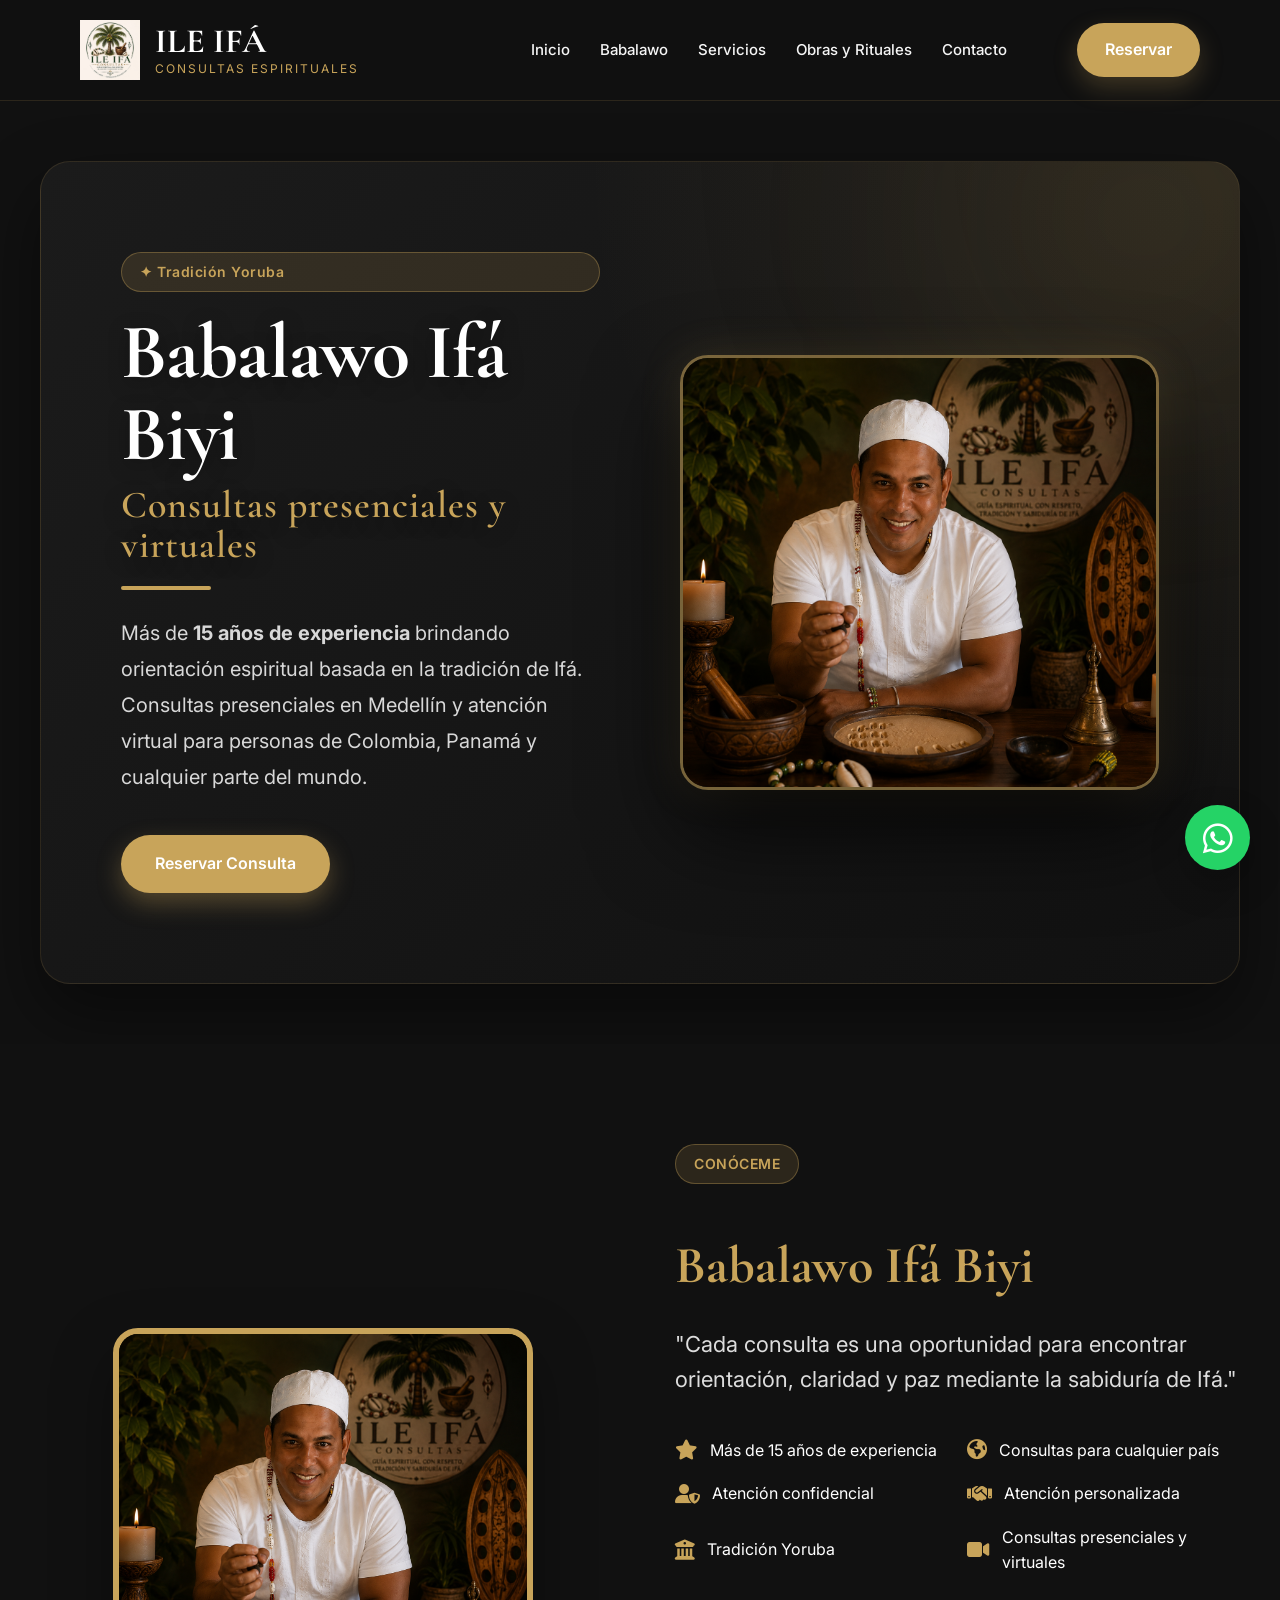
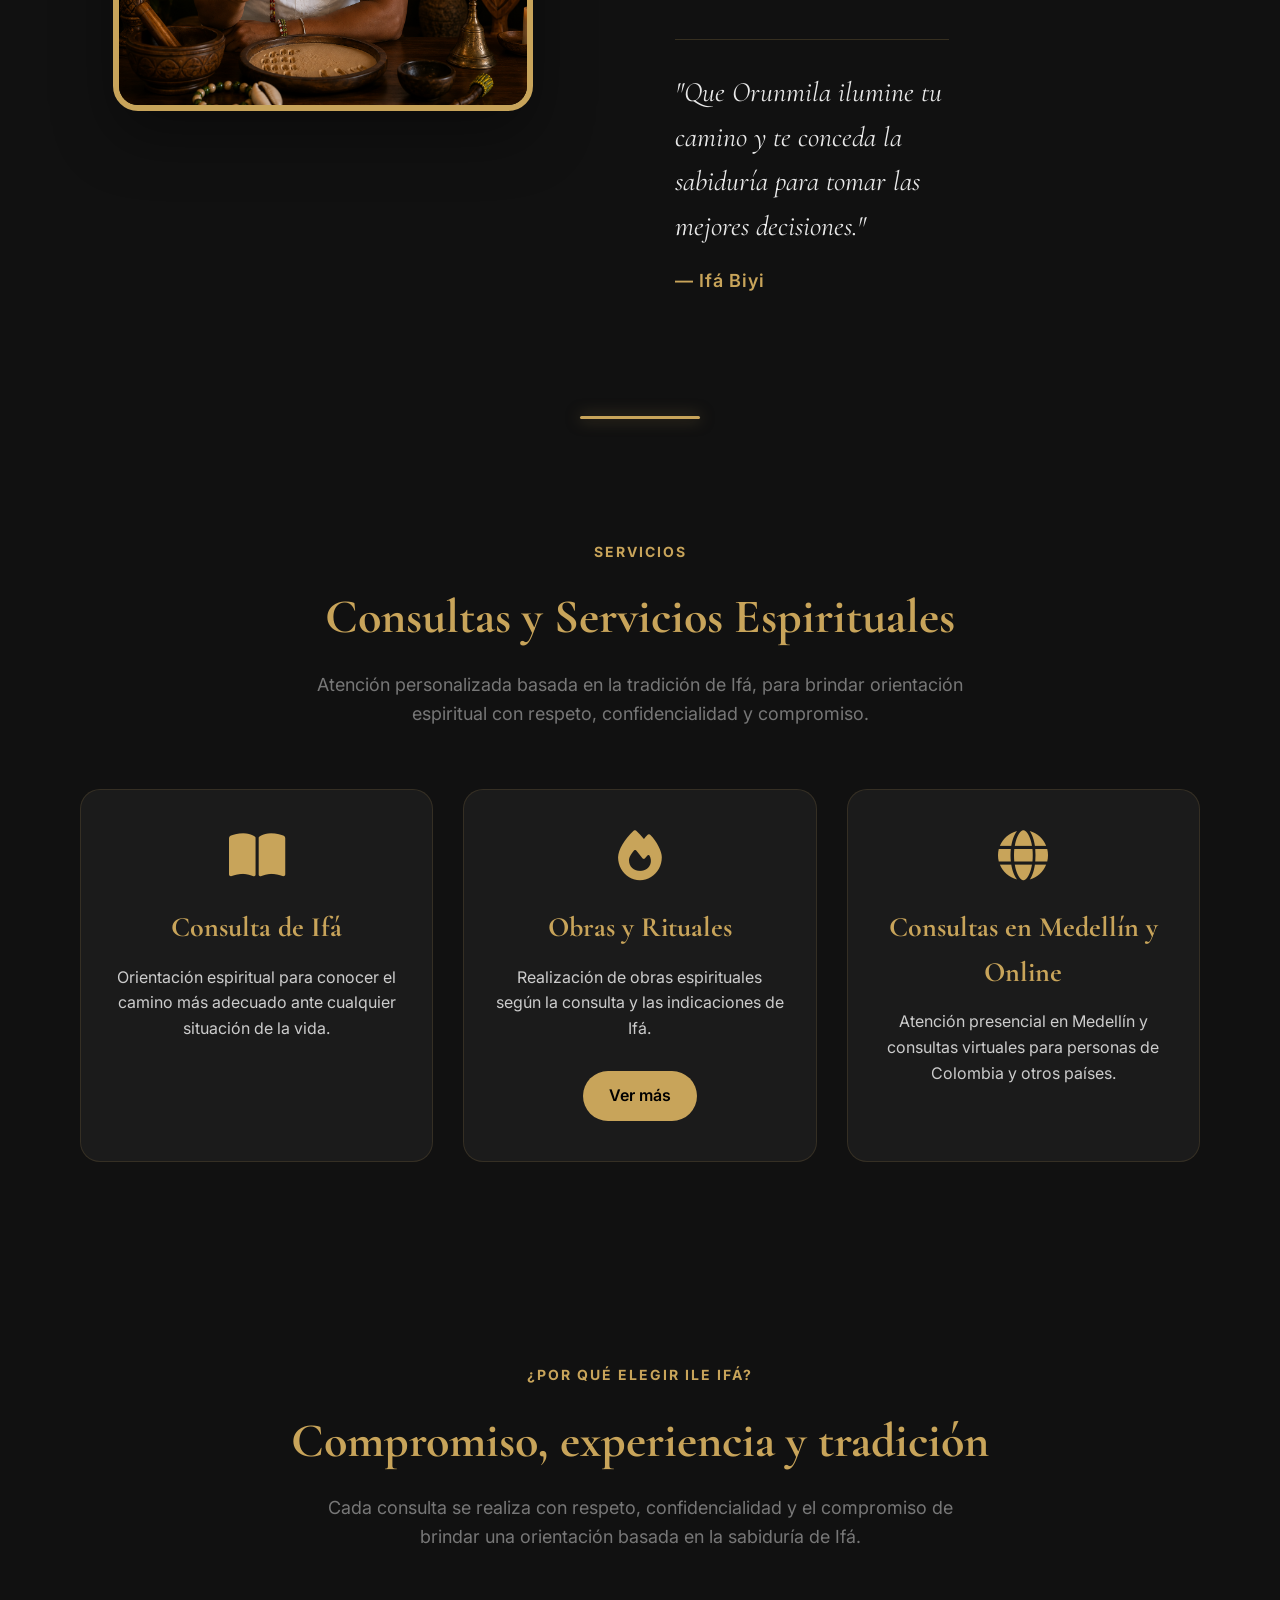
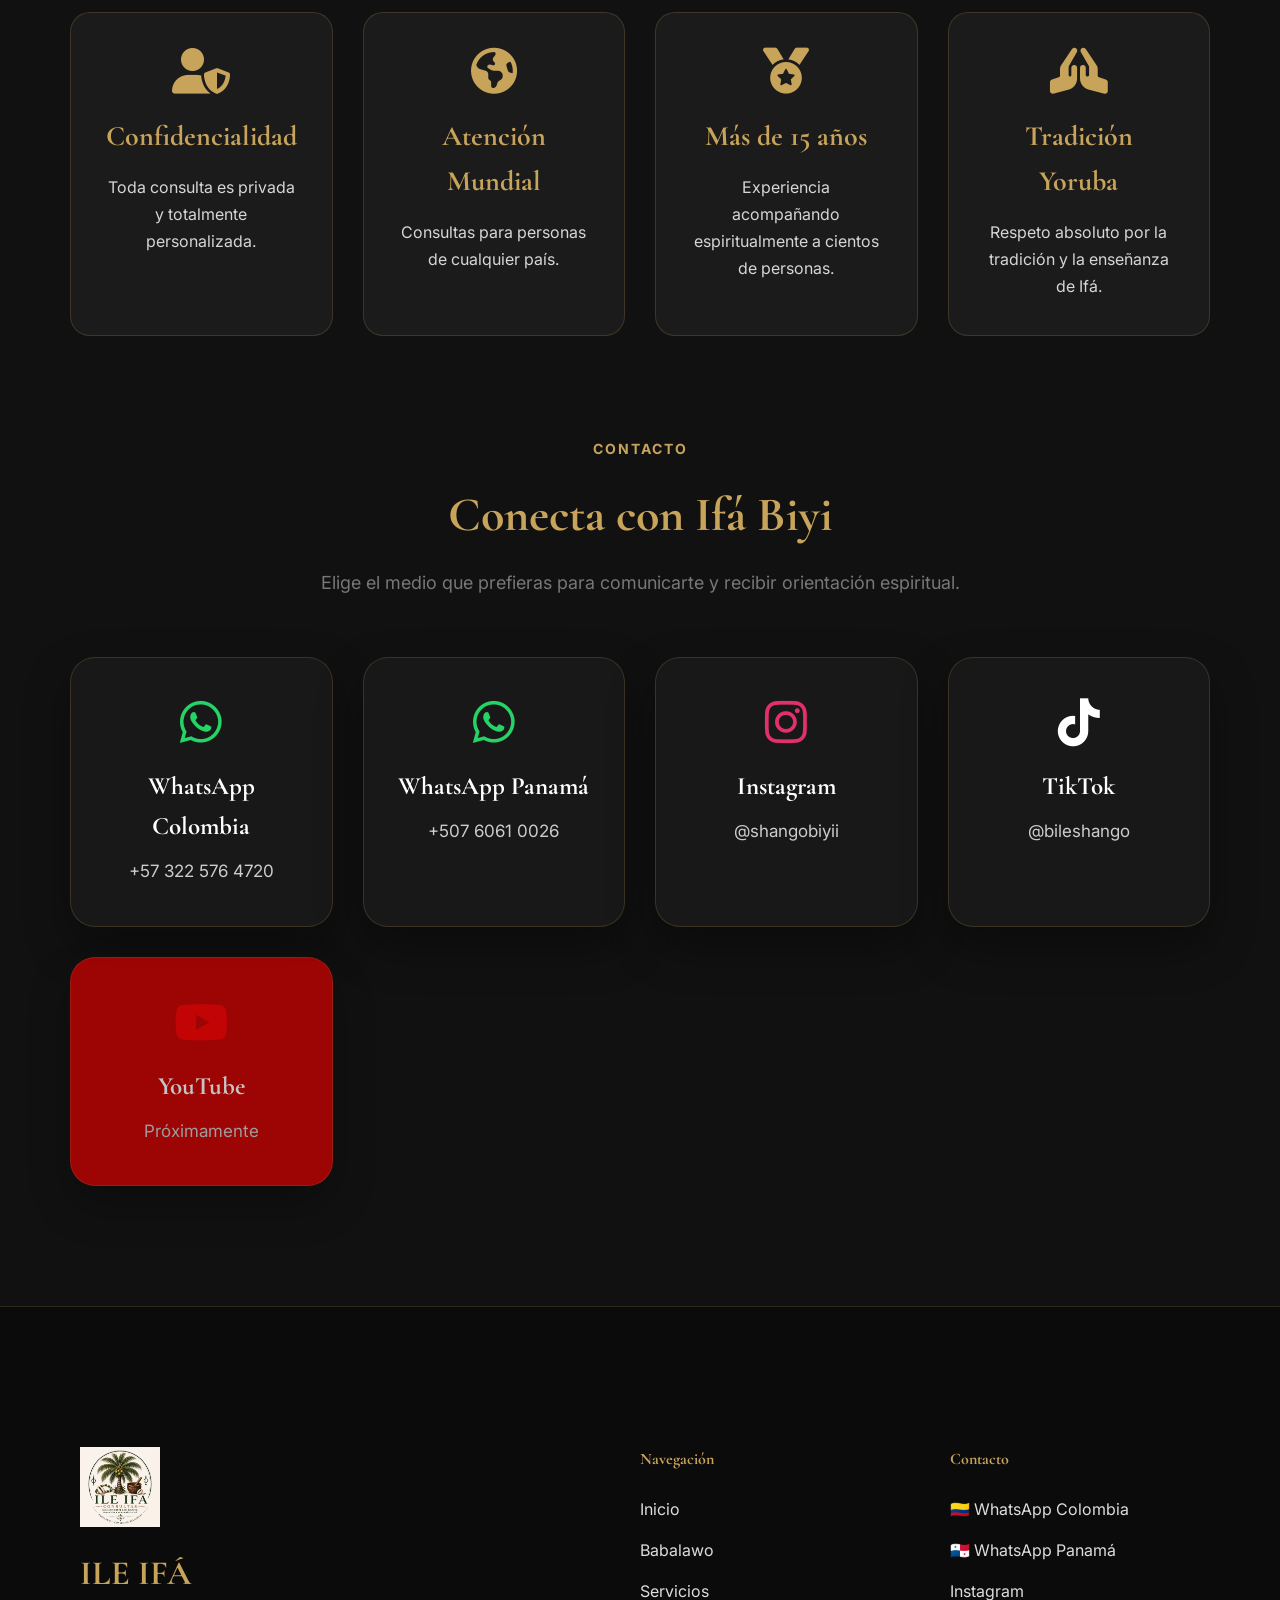
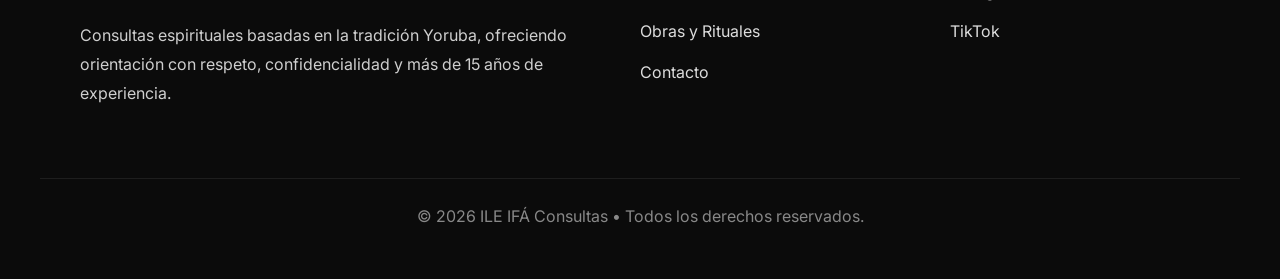
<file: index.html>
<!DOCTYPE html>
<html lang="es">

<head>

    <link rel="icon" type="image/png" href="images/logo.png">

    <meta charset="UTF-8">
    <meta name="viewport" content="width=device-width, initial-scale=1.0">

    <title>Babalawo en Medellín | Ifá Biyi - Consultas de Ifá</title>

    <meta name="description" content="Babalawo Ifá Biyi en Medellín. Consultas de Ifá, orientación espiritual, lectura de oráculo, Ebó y obras según la tradición de Ifá. Atención presencial en Medellín y consultas virtuales.">    
  
    <meta name="keywords" content="Babalawo, Ifá, Consulta espiritual, Ifá Colombia, Ifá Panamá, Tradición Yoruba, Ebó, Mano de Orula, Paraldo, Rogación de Cabeza">

    <meta name="author" content="ILE IFÁ Consultas">

    <meta name="robots" content="index, follow">

    <meta name="theme-color" content="#143A2B">

    <meta property="og:title" content="Babalawo en Medellín | Ifá Biyi - Consultas de Ifá">

    <meta property="og:title" content="Babalawo en Medellín | Ifá Biyi - Consultas de Ifá">

    <meta property="og:image" content="images/logo.png">

    <meta property="og:type" content="website">

    <!-- Conexión con nuestro archivo de diseño -->

    <link rel="canonical" href="https://babalawoconsultas.com/">

    <link rel="preconnect" href="https://fonts.googleapis.com">
    <link rel="preconnect" href="https://fonts.gstatic.com" crossorigin>

    <link href="https://fonts.googleapis.com/css2?family=Cormorant+Garamond:wght@500;600;700&family=Inter:wght@300;400;500;600;700&display=swap" rel="stylesheet">

   <link rel="stylesheet" href="https://cdnjs.cloudflare.com/ajax/libs/font-awesome/6.7.2/css/all.min.css">

<link rel="stylesheet" href="css/style.css">

<!-- Google Analytics -->
<script async src="https://www.googletagmanager.com/gtag/js?id=G-C7EEHR4LWF"></script>

<script>
window.dataLayer = window.dataLayer || [];
function gtag(){dataLayer.push(arguments);}
gtag('js', new Date());

gtag('config', 'G-C7EEHR4LWF');
</script>

</head>


<body>

    <!-- MENÚ PRINCIPAL -->
    <header>

        <nav>

            <div class="logo">

    <img src="images/logo.png" alt="Logo ILE IFÁ">

    <div class="logo-texto">
        <span>ILE IFÁ</span>
        <small>Consultas Espirituales</small>
    </div>

</div>

<div class="menu-toggle">

    <i class="fa-solid fa-bars"></i>

</div>

            <ul class="menu">

                <li><a href="#">Inicio</a></li>

                <li><a href="#sobre">Babalawo</a></li>

                <li><a href="#servicios">Servicios</a></li>

                <li><a href="obras.html">Obras y Rituales</a></li>

                <li><a href="#contacto">Contacto</a></li>

            </ul>


            <a class="boton-reserva" href="#contacto">
    Reservar
</a>


        </nav>

    </header>



    <!-- SECCIÓN PRINCIPAL -->
    <section class="hero">

    <div class="hero-texto">

    <span class="etiqueta">
        ✦ Tradición Yoruba
    </span>

    <h1>
    Babalawo Ifá Biyi
<span>Consultas presenciales y virtuales</span>
</h1>

       <p>
    Más de <strong>15 años de experiencia</strong> brindando orientación espiritual
    basada en la tradición de Ifá. Consultas presenciales en Medellín y atención
    virtual para personas de Colombia, Panamá y cualquier parte del mundo.
</p>

        <div class="botones">

    <a href="#contacto" class="boton-dorado">
    Reservar Consulta
</a>

</div>

    </div>

    <div class="hero-imagen">

        <img src="images/hero.png"
             alt="Ifá Biyi realizando una consulta espiritual">

    </div>

</section>



<!-- CONTENIDO PRINCIPAL -->


<!-- ==========================================
     SOBRE BABALAWO IFÁ BIYI
========================================== -->

<section class="sobre animar" id="sobre">

    <div class="sobre-contenedor">

        <div class="sobre-imagen">

    <img src="images/hero.png"
         alt="Babalawo Ifá Biyi">

</div>

        <div class="sobre-info">

            <span class="etiqueta">
                CONÓCEME
            </span>

            <h2>Babalawo Ifá Biyi</h2>

            <p class="frase">
                "Cada consulta es una oportunidad para encontrar orientación,
                claridad y paz mediante la sabiduría de Ifá."
            </p>

            <div class="beneficios">

                <div class="beneficio">
                    <i class="fa-solid fa-star"></i>
                    <span>Más de 15 años de experiencia</span>
                </div>

                <div class="beneficio">
                    <i class="fa-solid fa-earth-americas"></i>
                    <span>Consultas para cualquier país</span>
                </div>

                <div class="beneficio">
                    <i class="fa-solid fa-user-shield"></i>
                    <span>Atención confidencial</span>
                </div>

                <div class="beneficio">
                    <i class="fa-solid fa-handshake"></i>
                    <span>Atención personalizada</span>
                </div>

                <div class="beneficio">
                    <i class="fa-solid fa-building-columns"></i>
                    <span>Tradición Yoruba</span>
                </div>

                <div class="beneficio">
                    <i class="fa-solid fa-video"></i>
                    <span>Consultas presenciales y virtuales</span>
                </div>

                <div class="firma-babalawo">

    
                <p>
    
                "Que Orunmila ilumine tu camino y te conceda la sabiduría para tomar las mejores decisiones."
    
        </p>

   
     <span>— Ifá Biyi</span>

    </div>

            </div>


    </div>

</section>

<div class="separador-dorado"></div>

<!-- ==========================================
     SERVICIOS
========================================== -->

<section class="servicios animar" id="servicios">

    <div class="titulo-seccion">

        <span>SERVICIOS</span>

        <h2>Consultas y Servicios Espirituales</h2>

        <p>
            Atención personalizada basada en la tradición de Ifá,
            para brindar orientación espiritual con respeto,
            confidencialidad y compromiso.
        </p>

    </div>

    <div class="servicios-grid">

        <div class="servicio-card">

            <i class="fa-solid fa-book-open"></i>

            <h3>Consulta de Ifá</h3>

            <p>
                Orientación espiritual para conocer el camino más adecuado
                ante cualquier situación de la vida.
            </p>

        </div>

        <div class="servicio-card">

            <i class="fa-solid fa-fire"></i>

            <h3>Obras y Rituales</h3>

            <p>
                Realización de obras espirituales según la consulta
                y las indicaciones de Ifá.
            </p>

            <a href="obras.html" class="boton-servicio">
                Ver más
            </a>

        </div>

        <div class="servicio-card">

            <i class="fa-solid fa-globe"></i>

            <h3>Consultas en Medellín y Online</h3>

            <p>

                Atención presencial en Medellín y consultas virtuales

                para personas de Colombia y otros países.
            </p>

        </div>

    </div>

</section>

<!-- ==========================================
     ¿POR QUÉ ELEGIR ILE IFÁ?
========================================== -->

<section class="elegir animar">

    <div class="titulo-seccion">

        <span>¿POR QUÉ ELEGIR ILE IFÁ?</span>

        <h2>Compromiso, experiencia y tradición</h2>

        <p>
            Cada consulta se realiza con respeto, confidencialidad y el compromiso
            de brindar una orientación basada en la sabiduría de Ifá.
        </p>

    </div>

    <div class="elegir-grid">

        <div class="elegir-card">

            <i class="fa-solid fa-user-shield"></i>

            <h3>Confidencialidad</h3>

            <p>Toda consulta es privada y totalmente personalizada.</p>

        </div>

        <div class="elegir-card">

            <i class="fa-solid fa-earth-americas"></i>

            <h3>Atención Mundial</h3>

            <p>Consultas para personas de cualquier país.</p>

        </div>

        <div class="elegir-card">

            <i class="fa-solid fa-medal"></i>

            <h3>Más de 15 años</h3>

            <p>Experiencia acompañando espiritualmente a cientos de personas.</p>

        </div>

        <div class="elegir-card">

            <i class="fa-solid fa-hands-praying"></i>

            <h3>Tradición Yoruba</h3>

            <p>Respeto absoluto por la tradición y la enseñanza de Ifá.</p>

        </div>

    </div>

</section>

<section class="contacto-rapido animar" id="contacto">

    <div class="titulo-seccion">

        <span>CONTACTO</span>

        <h2>Conecta con Ifá Biyi</h2>

        <p>
            Elige el medio que prefieras para comunicarte y recibir orientación espiritual.
        </p>

    </div>

    <div class="redes-grid">

        <a href="https://wa.me/573225764720" target="_blank" class="card-red">

            <i class="fa-brands fa-whatsapp"></i>

            <h3>WhatsApp Colombia</h3>

            <p>+57 322 576 4720</p>

        </a>

        <a href="https://wa.me/50760610026" target="_blank" class="card-red">

            <i class="fa-brands fa-whatsapp"></i>

            <h3>WhatsApp Panamá</h3>

            <p>+507 6061 0026</p>

        </a>

        <a href="https://www.instagram.com/shangobiyii?utm_source=qr&igsh=dzdrMDExaWZweHN0"
           target="_blank"
           class="card-red">

            <i class="fa-brands fa-instagram"></i>

            <h3>Instagram</h3>

            <p>@shangobiyii</p>

        </a>

        <a href="https://www.tiktok.com/@bileshango?_r=1&_t=ZS-98WegVM8JT2"
           target="_blank"
           class="card-red">

            <i class="fa-brands fa-tiktok"></i>

            <h3>TikTok</h3>

            <p>@bileshango</p>

        </a>

        <div class="card-red youtube">

            <i class="fa-brands fa-youtube"></i>

            <h3>YouTube</h3>

            <p>Próximamente</p>

        </div>

    </div>

</section>

    <footer class="footer">

    <div class="footer-contenedor">

        <div class="footer-info">

            <img src="images/logo.png" alt="ILE IFÁ">

            <h3>ILE IFÁ</h3>

            <p>
                Consultas espirituales basadas en la tradición Yoruba,
                ofreciendo orientación con respeto, confidencialidad y más
                de 15 años de experiencia.
            </p>

        </div>

        <div class="footer-links">

            <h4>Navegación</h4>

            <a href="#">Inicio</a>

            <a href="#sobre">Babalawo</a>

            <a href="#servicios">Servicios</a>

            <a href="obras.html">Obras y Rituales</a>

            <a href="#contacto">Contacto</a>

        </div>

        <div class="footer-contacto">

            <h4>Contacto</h4>

            <a href="https://wa.me/573225764720" target="_blank">
                🇨🇴 WhatsApp Colombia
            </a>

            <a href="https://wa.me/50760610026" target="_blank">
                🇵🇦 WhatsApp Panamá
            </a>

            <a href="https://www.instagram.com/shangobiyii" target="_blank">
                Instagram
            </a>

            <a href="https://www.tiktok.com/@bileshango" target="_blank">
                TikTok
            </a>

        </div>

    </div>

    <div class="footer-copy">

        © 2026 ILE IFÁ Consultas • Todos los derechos reservados.

    </div>

</footer>

<!-- BOTÓN FLOTANTE DE WHATSAPP -->

<a href="https://wa.me/573225764720"
   class="whatsapp-float"
   target="_blank"
   aria-label="Contactar por WhatsApp">

    <i class="fa-brands fa-whatsapp"></i>

</a>

    <!-- Conexión con JavaScript -->

    <script src="js/script.js"></script>


</body>

</html>
</file>
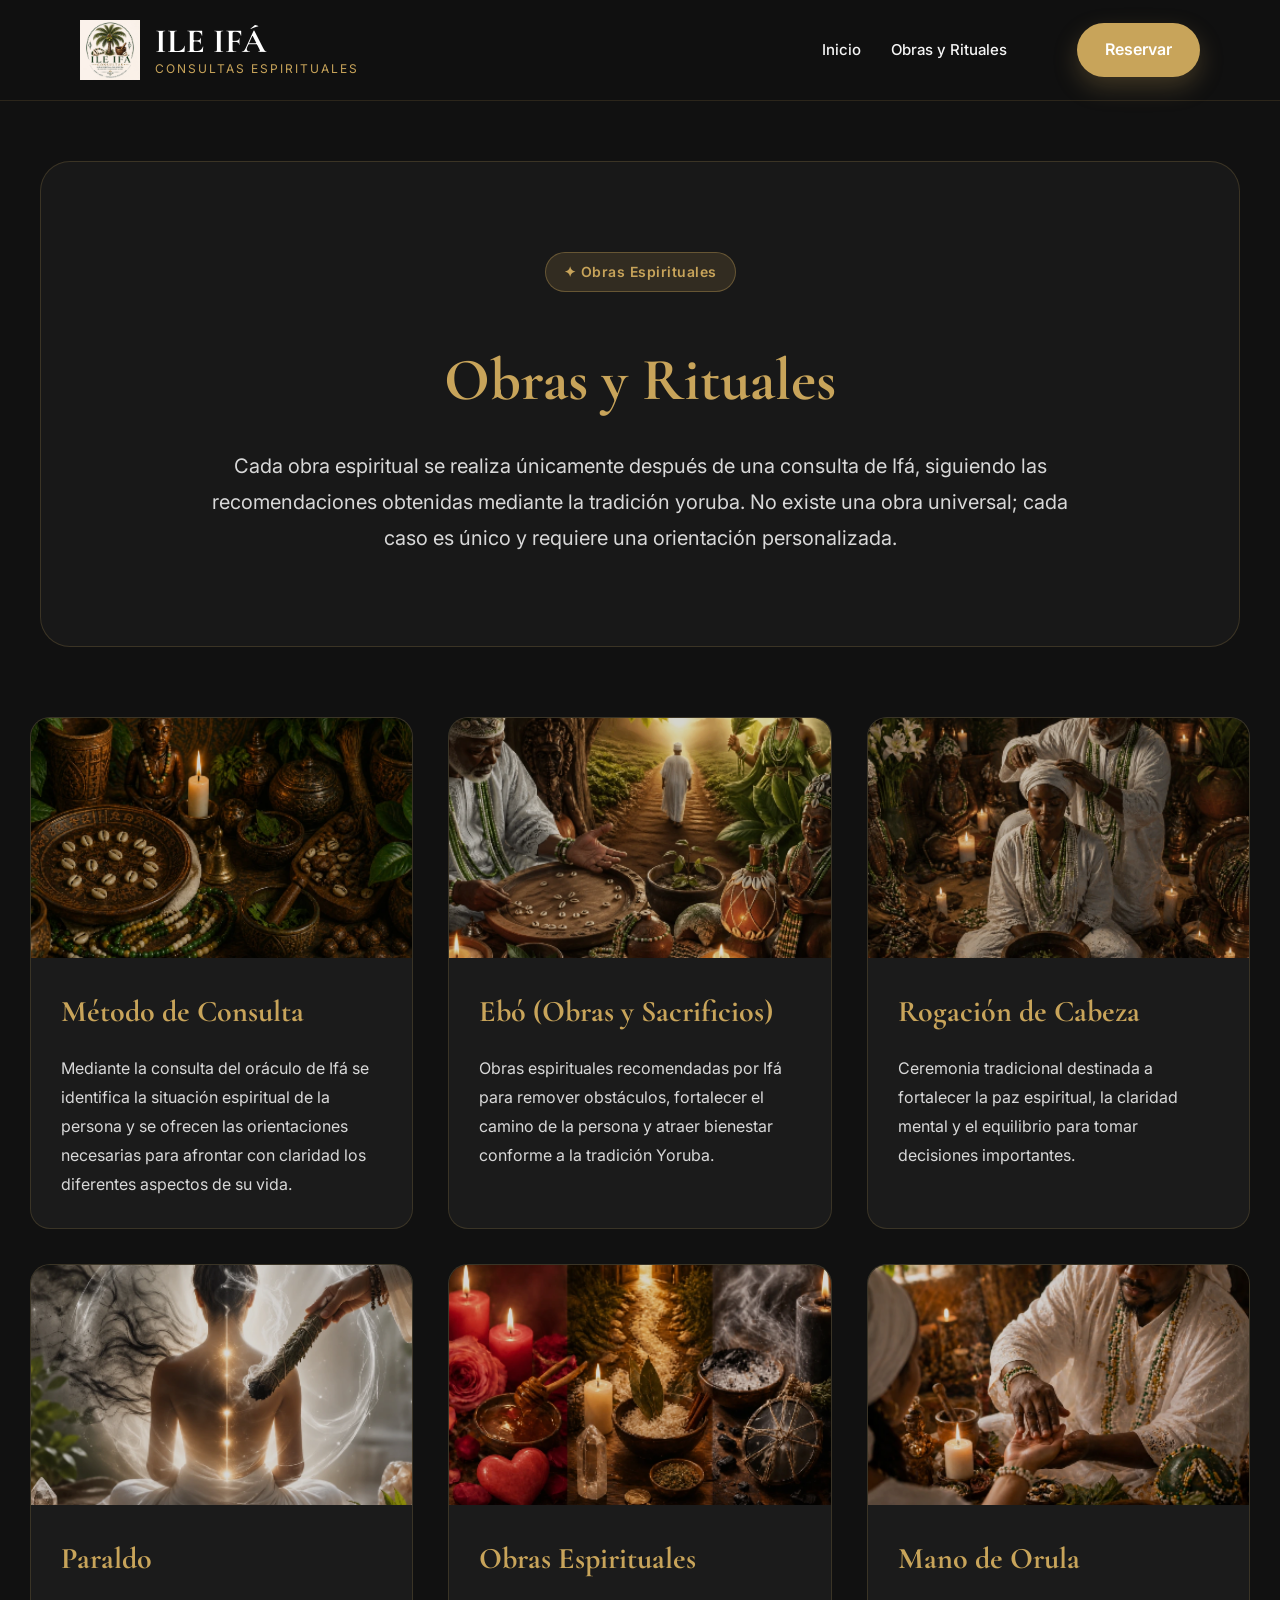
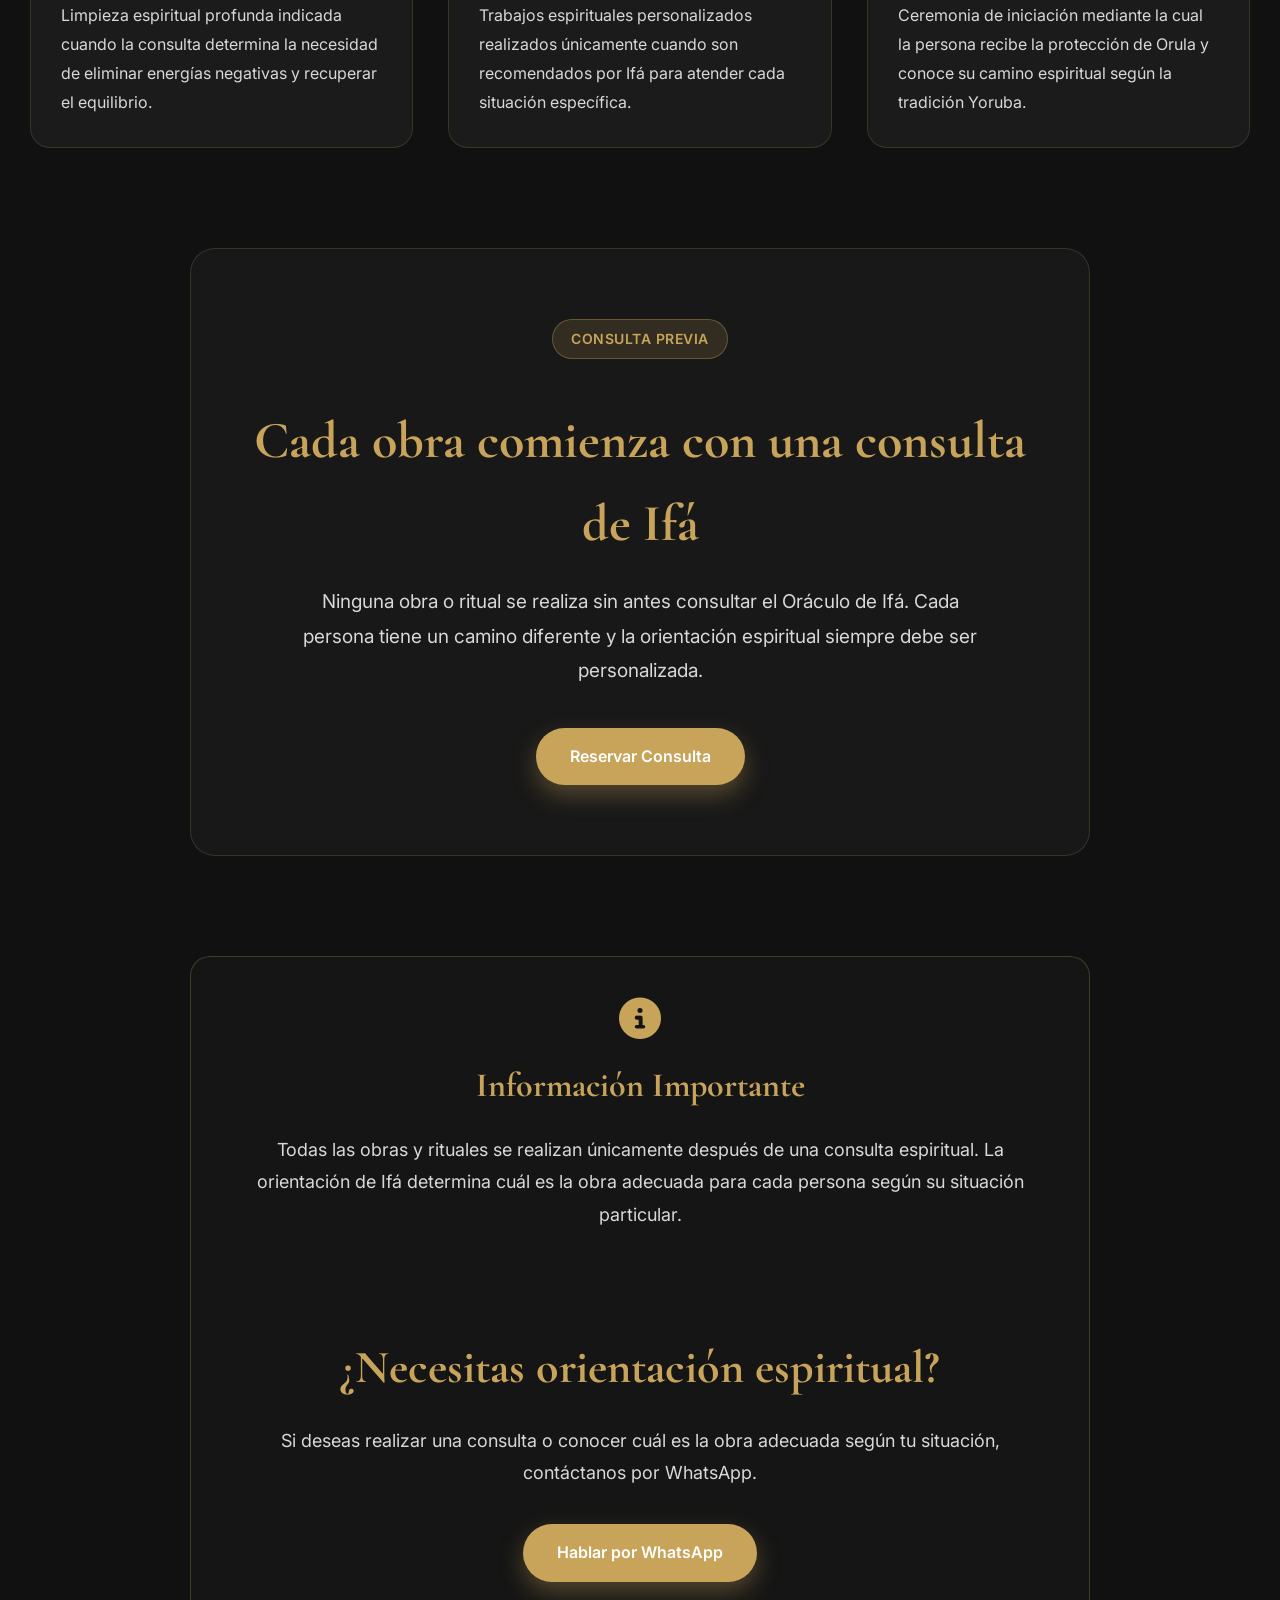
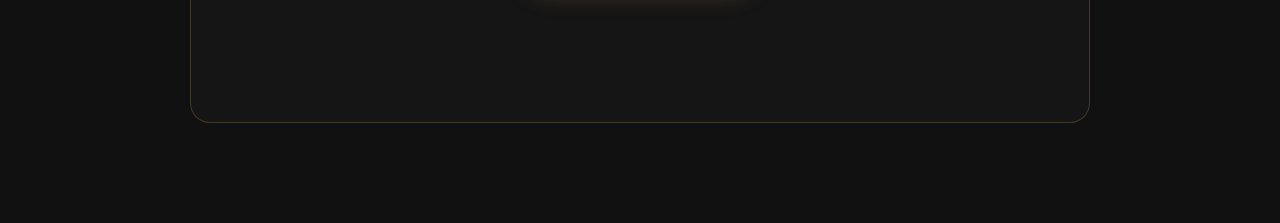
<file: obras.html>
<!DOCTYPE html>
<html lang="es">

<head>

<meta charset="UTF-8">
<meta name="viewport" content="width=device-width, initial-scale=1.0">

<title>Obras y Rituales | ILE IFÁ</title>

<link rel="preconnect" href="https://fonts.googleapis.com">
<link rel="preconnect" href="https://fonts.gstatic.com" crossorigin>

<link href="https://fonts.googleapis.com/css2?family=Cormorant+Garamond:wght@500;600;700&family=Inter:wght@300;400;500;600;700&display=swap" rel="stylesheet">

<link rel="stylesheet" href="https://cdnjs.cloudflare.com/ajax/libs/font-awesome/6.7.2/css/all.min.css">

<link rel="stylesheet" href="css/style.css">

<!-- Google Analytics -->
<script async src="https://www.googletagmanager.com/gtag/js?id=G-C7EEHR4LWF"></script>

<script>
window.dataLayer = window.dataLayer || [];
function gtag(){dataLayer.push(arguments);}
gtag('js', new Date());

gtag('config', 'G-C7EEHR4LWF');
</script>

</head>


<body>

<header>

<nav>

<div class="logo">

<img src="images/logo.png">

<div class="logo-texto">

<span>ILE IFÁ</span>

<small>Consultas Espirituales</small>

</div>

</div>

<ul class="menu">

<li><a href="index.html">Inicio</a></li>

<li><a href="obras.html">Obras y Rituales</a></li>

</ul>

<a href="index.html" class="boton-reserva">

Reservar

</a>

</nav>

</header>

<section class="hero-obras">

<div class="hero-obras-texto">

<span class="etiqueta">

✦ Obras Espirituales

</span>

<h1>

Obras y Rituales

</h1>

<p>

Cada obra espiritual se realiza únicamente después de una consulta de Ifá, siguiendo las recomendaciones obtenidas mediante la tradición yoruba. No existe una obra universal; cada caso es único y requiere una orientación personalizada.

</p>

</div>

</section>

<section class="obras-grid">

    <div class="obra-card">

    <img src="images/consulta.png" alt="Método de Consulta">

    <div class="obra-info">

        <h3>Método de Consulta</h3>

        <p>
            Mediante la consulta del oráculo de Ifá se identifica la situación espiritual de la persona y se ofrecen las orientaciones necesarias para afrontar con claridad los diferentes aspectos de su vida.
        </p>

    </div>

</div>

    <div class="obra-card">

    <img src="images/ebo.png" alt="Ebó">

    <div class="obra-info">

        <h3>Ebó (Obras y Sacrificios)</h3>

        <p>
            Obras espirituales recomendadas por Ifá para remover obstáculos, fortalecer el camino de la persona y atraer bienestar conforme a la tradición Yoruba.
        </p>

    </div>

</div>

    <div class="obra-card">

   <img src="images/rogacion.png" alt="Rogación de Cabeza">

    <div class="obra-info">

        <h3>Rogación de Cabeza</h3>

        <p>
            Ceremonia tradicional destinada a fortalecer la paz espiritual, la claridad mental y el equilibrio para tomar decisiones importantes.
        </p>

    </div>

</div>

    <div class="obra-card">

    <img src="images/paraldo.png" alt="Paraldo">

    <div class="obra-info">

        <h3>Paraldo</h3>

        <p>
            Limpieza espiritual profunda indicada cuando la consulta determina la necesidad de eliminar energías negativas y recuperar el equilibrio.
        </p>

    </div>

</div>

    <div class="obra-card">

    <img src="images/obras.png" alt="Obras Espirituales">

    <div class="obra-info">

        <h3>Obras Espirituales</h3>

        <p>
            Trabajos espirituales personalizados realizados únicamente cuando son recomendados por Ifá para atender cada situación específica.
        </p>

    </div>

</div>

    <div class="obra-card">

    <img src="images/mano-orula.png" alt="Mano de Orula">

    <div class="obra-info">

        <h3>Mano de Orula</h3>

        <p>
            Ceremonia de iniciación mediante la cual la persona recibe la protección de Orula y conoce su camino espiritual según la tradición Yoruba.
        </p>

    </div>

</div>

</section>

<section class="cta-obras">

    <span class="etiqueta">
        CONSULTA PREVIA
    </span>

    <h2>
        Cada obra comienza con una consulta de Ifá
    </h2>

    <p>
        Ninguna obra o ritual se realiza sin antes consultar el Oráculo de Ifá.
        Cada persona tiene un camino diferente y la orientación espiritual
        siempre debe ser personalizada.
    </p>

    <a href="index.html#contacto" class="boton-dorado">
    Reservar Consulta
</a>

</section>

<section class="aviso-importante">

    <i class="fa-solid fa-circle-info"></i>

    <h3>Información Importante</h3>

    <p>
        Todas las obras y rituales se realizan únicamente después de una
        consulta espiritual. La orientación de Ifá determina cuál es la
        obra adecuada para cada persona según su situación particular.
    </p>

<section class="final-contacto">

    <h2>¿Necesitas orientación espiritual?</h2>

    <p>

        Si deseas realizar una consulta o conocer cuál es la obra adecuada según tu situación, contáctanos por WhatsApp.

    </p>

    <a href="https://wa.me/573225764720"
       target="_blank"
       class="boton-dorado">

        Hablar por WhatsApp

    </a>

</section>

</section>

</body>

</html>
</file>
<file: css/style.css>
/* ==========================================
   ILE IFÁ CONSULTAS
   Hoja de estilos principal
   Versión 1.0.1
========================================== */

/* Reinicio básico */

*{
    margin:0;
    padding:0;
    box-sizing:border-box;
}

/* Variables de colores */

:root{

    --verde:#143A2B;
    --dorado:#C8A45A;
    --marfil:#F8F6F0;
    --negro:#222222;
    --gris:#777777;
}

/* Estilos generales */

body{

    background:#111111;

    color:#F5F5F5;

    font-family:'Inter', sans-serif;

    line-height:1.6;

}

/* Enlaces */

a{

    text-decoration:none;

    color:inherit;

}

/* Imágenes */

img{

    max-width:100%;

    display:block;

}

/* Listas */

ul{
    list-style:none;
}

h1,
h2,
h3,
h4,
h5,
h6{
    font-family:'Cormorant Garamond', serif;
}

/* ==========================================
   MENÚ PRINCIPAL
========================================== */

header{

    position:sticky;

    top:0;

    z-index:1000;

    background:rgba(17,17,17,.95);

    backdrop-filter:blur(12px);

    border-bottom:1px solid rgba(200,164,90,.15);

}

nav{

    max-width:1200px;

    margin:auto;

    padding:20px 40px;

    display:flex;

    justify-content:space-between;

    align-items:center;

    gap:40px;

}

.logo{

    display:flex;

    align-items:center;

    gap:15px;

}

.logo img{

    width:60px;

    height:60px;

    object-fit:contain;

}

.logo-texto{

    display:flex;

    flex-direction:column;

    line-height:1;

}

.logo span{

    font-family:'Cormorant Garamond', serif;

    font-size:34px;

    font-weight:700;

    color:#ffffff;

}

.logo small{

    margin-top:4px;

    font-size:12px;

    letter-spacing:2px;

    text-transform:uppercase;

    color:var(--dorado);

}

.menu{

    display:flex;

    gap:30px;

    margin-left:auto;

    margin-right:30px;

}

.menu a{

    font-size:15px;

    font-weight:500;

    color:#F5F5F5;

    transition:.3s;

    position:relative;

}

.menu a:hover{
    color: var(--dorado);
}

.menu a::after{

    content:"";

    position:absolute;

    left:0;

    bottom:-8px;

    width:0;

    height:2px;

    background:var(--dorado);

    transition:width .3s ease;

}

.menu a:hover::after{

    width:100%;

}

.boton-reserva{

    background:var(--dorado);

    color:white;

    padding:14px 28px;

    border-radius:999px;

    font-weight:600;

    transition:all .3s ease;

    box-shadow:0 10px 25px rgba(200,164,90,.25);

}

.boton-reserva:hover{

    transform:translateY(-3px);

    box-shadow:0 18px 35px rgba(200,164,90,.35);

}

/* ==========================================
   HERO PRINCIPAL
========================================== */

.hero{

    position:relative;

    overflow:hidden;

    max-width:1200px;

    margin:60px auto;

    padding:90px 80px;

    display:flex;

    align-items:center;

    justify-content:space-between;

    gap:80px;

    background:
        radial-gradient(circle at top right,
        rgba(200,164,90,.12),
        transparent 45%),
        linear-gradient(135deg,#1b1b1b,#111111);

    border:1px solid rgba(200,164,90,.15);

    border-radius:30px;

    box-shadow:
        0 30px 70px rgba(0,0,0,.45);

}

.hero::before{

    content:"";

    position:absolute;

    width:350px;

    height:350px;

    background:rgba(200,164,90,.08);

    filter:blur(120px);

    border-radius:50%;

    top:-120px;

    right:-80px;

    pointer-events:none;

}

.hero-texto{
    flex:1;
    max-width:560px;
    display:flex;
    flex-direction:column;
    justify-content:center;
}

.hero-texto h1{

    font-family:'Cormorant Garamond', serif;

    font-size:78px;

    line-height:1.05;

    color:#ffffff;

    margin-bottom:25px;

    letter-spacing:-1px;

    text-shadow:0 5px 20px rgba(0,0,0,.35);

    position:relative;

}

.hero-texto h1 span{

    display:block;

    margin-top:10px;

    font-size:38px;

    color:var(--dorado);

    font-weight:600;

    letter-spacing:1px;

}

.hero-texto p{

    font-size:20px;

    line-height:1.8;

    color:#D8D8D8;

    margin-bottom:40px;

}

.botones{

    display:flex;

    gap:20px;

}

.boton-dorado{

    display:inline-flex;

    align-items:center;

    justify-content:center;

    background:var(--dorado);

    color:white;

    padding:16px 34px;

    border-radius:50px;

    font-weight:600;

    transition:all .3s ease;

    box-shadow:0 10px 25px rgba(200,164,90,.35);

}

.boton-dorado:hover{

    transform:translateY(-4px);

    box-shadow:0 18px 35px rgba(200,164,90,.45);

}

.boton-verde{

    display:inline-flex;

    align-items:center;

    justify-content:center;

    border:2px solid var(--dorado);

    color:var(--dorado);

    padding:16px 34px;

    border-radius:50px;

    font-weight:600;

    transition:all .3s ease;

}

.boton-verde:hover{

    background:var(--dorado);

    color:#111;

    transform:translateY(-4px);

}

.hero-imagen{
    flex:1;
    display:flex;
    justify-content:center;
    align-items:center;
}

.hero-imagen img{

    width:100%;

    max-width:520px;

    border-radius:28px;

    border:3px solid rgba(200,164,90,.55);

    box-shadow:
    0 40px 90px rgba(0,0,0,.70),
    0 0 40px rgba(200,164,90,.18);

    transition:all .45s ease;

}

.hero-imagen img:hover{

    transform:scale(1.04) translateY(-6px);

    box-shadow:
        0 40px 90px rgba(0,0,0,.75),
        0 0 40px rgba(200,164,90,.35);

}

/* ==========================================
   FOOTER PROFESIONAL
========================================== */

footer{

    margin-top:100px;

    background:#0d0d0d;

    border-top:1px solid rgba(200,164,90,.20);

    padding:70px 40px 25px;

}


.footer-contenedor{

    max-width:1200px;

    margin:auto;

    display:grid;

    grid-template-columns:2fr 1fr 1fr;

    gap:50px;

}


.footer-logo img{

    width:70px;

    margin-bottom:15px;

}


.footer-logo h3{

    color:var(--dorado);

    font-size:32px;

    margin-bottom:15px;

}


.footer-logo p{

    color:#cccccc;

    max-width:400px;

    line-height:1.7;

}


.footer-enlaces,
.footer-redes{

    display:flex;

    flex-direction:column;

    gap:12px;

}


.footer-enlaces h4,
.footer-redes h4{

    color:var(--dorado);

    font-size:22px;

    margin-bottom:15px;

}


.footer-enlaces a{

    color:#dddddd;

    transition:.3s;

}


.footer-enlaces a:hover{

    color:var(--dorado);

}


.footer-redes{

    flex-direction:row;

    align-items:center;

}


.footer-redes h4{

    width:100%;

}


.footer-redes a{

    font-size:30px;

    color:white;

    transition:.3s;

}


.footer-redes a:hover{

    color:var(--dorado);

    transform:translateY(-4px);

}


.footer-abajo{

    margin-top:50px;

    padding-top:20px;

    text-align:center;

    border-top:1px solid rgba(255,255,255,.08);

    color:#777;

}

/* ==========================================
   ETIQUETA HERO
========================================== */

.etiqueta{

    display:inline-block;

    margin-bottom:20px;

    padding:8px 18px;

    background:rgba(200,164,90,.15);

    color:var(--dorado);

    border:1px solid rgba(200,164,90,.35);

    border-radius:999px;

    font-size:14px;

    font-weight:600;

    letter-spacing:.5px;

}

.hero-texto h1::after{

    content:"";

    display:block;

    width:90px;

    height:4px;

    background:var(--dorado);

    margin-top:20px;

    border-radius:20px;

}

/* ==========================================
   RESPONSIVE - TABLETS Y CELULARES
========================================== */

@media (max-width: 900px){

    nav{

        flex-wrap:wrap;

        gap:20px;

        padding:20px;

    }

    .menu{

        width:100%;

        justify-content:center;

        margin:0;

        gap:20px;

    }

    .hero{

        flex-direction:column;

        text-align:center;

        padding:50px 30px;

        gap:50px;

        margin:30px 20px;

    }

    .hero-texto{

        max-width:100%;

        align-items:center;

    }

    .hero-texto h1{

        font-size:48px;

    }

    .hero-texto p{

        font-size:18px;

    }

    .botones{

        flex-direction:column;

        width:100%;

    }

    .boton-dorado,
    .boton-verde{

        width:100%;

        justify-content:center;

    }

    .hero-imagen img{

    max-width:350px;

}

}
/* ==========================================
   BOTÓN FLOTANTE WHATSAPP
========================================== */

.whatsapp-float{

    position:fixed;

    bottom:30px;

    right:30px;

    width:65px;

    height:65px;

    background:#25D366;

    color:white;

    border-radius:50%;

    display:flex;

    justify-content:center;

    align-items:center;

    font-size:34px;

    box-shadow:0 15px 35px rgba(0,0,0,.25);

    transition:all .3s ease;

    z-index:9999;

}

.whatsapp-float:hover{

    transform:scale(1.1);

    box-shadow:0 20px 40px rgba(0,0,0,.35);

}

/* ==========================================
   CONTACTO RÁPIDO
========================================== */

.contacto-rapido{

    max-width:1200px;
    margin:100px auto;
    padding:0 30px;

}

.titulo-seccion{

    text-align:center;
    margin-bottom:60px;

}

.titulo-seccion span{

    color:var(--dorado);
    font-size:14px;
    font-weight:700;
    letter-spacing:2px;
    text-transform:uppercase;

}

.titulo-seccion h2{

    font-size:48px;
    color:var(--dorado);
    margin:15px 0;

}

.titulo-seccion p{

    max-width:650px;
    margin:auto;
    color:var(--gris);
    font-size:18px;

}

.redes-grid{

    display:grid;
    grid-template-columns:repeat(auto-fit,minmax(240px,1fr));
    gap:30px;

}

.card-red{

    background:#181818;

    border-radius:25px;

    padding:40px 30px;

    text-align:center;

    border:1px solid rgba(200,164,90,.20);

    box-shadow:0 20px 45px rgba(0,0,0,.35);

    transition:.35s;

}

.card-red:hover{

    transform:translateY(-10px);

    border-color:var(--dorado);

    box-shadow:0 30px 60px rgba(0,0,0,.50);

}

.card-red i{

    font-size:55px;

    color:var(--dorado);

    margin-bottom:25px;

}

.card-red h3{

    color:#ffffff;

    font-size:25px;

    margin-bottom:12px;

}

.card-red p{

    color:#d5d5d5;

    font-size:17px;

}

.card-red:hover{

    transform:translateY(-8px);

    box-shadow:0 25px 50px rgba(0,0,0,.15);

}

.card-red i{

    font-size:48px;
    color:var(--dorado);
    margin-bottom:20px;

}

.card-red h3{

    color:#ffffff;
    margin-bottom:12px;

}

.card-red p{

    color:#cccccc;

}

.youtube{

    opacity:.75;

}

.card-red:nth-child(1) i,
.card-red:nth-child(2) i{

    color:#25D366;

}


.card-red:nth-child(3) i{

    color:#E1306C;

}


.card-red:nth-child(4) i{

    color:#ffffff;

}


.card-red:nth-child(5) i{

    color:#ff0000;

}

/* ==========================================
   SECCIÓN SOBRE
========================================== */

.sobre{

    background:#111111;

    color:white;

    padding:100px 40px;

}


.sobre-info{

    flex:1;

}

.sobre-info h2{

    color:var(--dorado);

    font-size:52px;

    margin:20px 0;

}

.sobre-info .frase{

    font-size:22px;

    color:#dddddd;

    margin-bottom:40px;

}

.beneficios{

    display:grid;

    grid-template-columns:repeat(2,1fr);

    gap:18px;

}

.beneficio{

    display:flex;

    align-items:center;

    gap:12px;

}

.beneficio i{

    color:var(--dorado);

    font-size:20px;

}

.sobre-contenedor{

    max-width:1200px;
    margin:auto;

    display:flex;

    align-items:center;

    gap:70px;

}

.sobre-imagen{

    flex:1;

    display:flex;

    justify-content:center;

}

.sobre-imagen img{

    width:100%;

    max-width:380px;

    border-radius:25px;

    border:2px solid rgba(200,164,90,.35);

    box-shadow:0 25px 60px rgba(0,0,0,.35);

}

.sobre-info{

    flex:1;

}

@media(max-width:900px){

.sobre-contenedor{

    flex-direction:column;

    text-align:center;

}

.sobre-info{

    width:100%;

}

}

.sobre-imagen{

    flex:1;

    display:flex;

    justify-content:center;

}

.sobre-imagen img{

    width:100%;

    max-width:420px;

    border-radius:25px;

    border:6px solid #C8A45A;

    box-shadow:0 25px 60px rgba(0,0,0,.35);

}

/* ==========================================
   SERVICIOS
========================================== */

.servicios{

    padding:100px 40px;

    max-width:1200px;

    margin:auto;

}

.servicios-grid{

    display:grid;

    grid-template-columns:repeat(auto-fit,minmax(280px,1fr));

    gap:30px;

    margin-top:60px;

}

.servicio-card{

    position:relative;

    background:#1B1B1B;

    border:1px solid rgba(200,164,90,.15);

    border-radius:20px;

    padding:40px 30px;

    text-align:center;

    transition:.35s;

}


.servicio-card:hover{

    transform:translateY(-10px);

    border-color:var(--dorado);

    box-shadow:0 20px 45px rgba(0,0,0,.45);

}


.servicio-card i{

    font-size:50px;

    color:#C8A45A;

    margin-bottom:25px;

}

.servicio-card h3{

    color:#C8A45A;

    margin-bottom:15px;

    font-size:28px;

}

.servicio-card p{

    color:#CCCCCC;

    margin-bottom:30px;

}

.boton-servicio{

    display:inline-block;

    background:#C8A45A;

    color:black;

    padding:12px 26px;

    border-radius:999px;

    font-weight:600;

    transition:.3s;

}

.boton-servicio:hover{

    transform:scale(1.05);

}

/* ==========================================
   ¿POR QUÉ ELEGIR ILE IFÁ?
========================================== */

.elegir{

    max-width:1200px;

    margin:100px auto;

    padding:0 30px;

}

.elegir-grid{

    display:grid;

    grid-template-columns:repeat(auto-fit,minmax(250px,1fr));

    gap:30px;

    margin-top:60px;

}

.elegir-card{

    background:#1B1B1B;

    border:1px solid rgba(200,164,90,.20);

    border-radius:20px;

    padding:35px;

    text-align:center;

    transition:.35s;

}

.elegir-card:hover{

    transform:translateY(-8px);

    border-color:var(--dorado);

}

.elegir-card i{

    font-size:46px;

    color:var(--dorado);

    margin-bottom:20px;

}

.elegir-card h3{

    color:var(--dorado);

    margin-bottom:15px;

    font-size:28px;

}

.elegir-card p{

    color:#D6D6D6;

    line-height:1.7;

}

/* ==========================================
   PÁGINA OBRAS Y RITUALES
========================================== */

.hero-obras{

    max-width:1100px;

    margin:70px auto;

    padding:80px 40px;

    text-align:center;

    background:#181818;

    border-radius:25px;

    border:1px solid rgba(200,164,90,.2);

}

.hero-obras h1{

    color:var(--dorado);

    font-size:64px;

    margin-bottom:20px;

}

.hero-obras p{

    max-width:750px;

    margin:auto;

    color:#d5d5d5;

    font-size:20px;

    line-height:1.8;

}

/* GRID */

.obras-grid{

    max-width:1200px;

    margin:80px auto;

    padding:0 30px;

    display:grid;

    grid-template-columns:repeat(auto-fit,minmax(320px,1fr));

    gap:35px;

}

/* TARJETA */

.obra-card{

    background:#181818;

    border-radius:25px;

    overflow:hidden;

    border:1px solid rgba(200,164,90,.2);

    transition:.35s;

}

.obra-card:hover{

    transform:translateY(-10px);

    box-shadow:0 25px 50px rgba(0,0,0,.45);

}

/* FOTO */

.obra-card img{

    width:100%;

    height:280px;

    object-fit:cover;

    transition:.5s;

    filter:brightness(.85);

}

/* TEXTO */

.obra-info{

    padding:30px;

}

.obra-info h3{

    color:var(--dorado);

    font-size:30px;

    margin-bottom:15px;

}

.obra-info p{

    color:#d0d0d0;

    line-height:1.8;

}

/*==========================================
OBRAS Y RITUALES
==========================================*/

.hero-obras{

    max-width:1200px;
    margin:60px auto;
    padding:90px 70px;
    text-align:center;
    background:#181818;
    border-radius:30px;

}

.hero-obras h1{

    font-size:60px;
    color:var(--dorado);
    margin:20px 0;

}

.hero-obras p{

    max-width:900px;
    margin:auto;
    color:#d8d8d8;
    font-size:20px;
    line-height:1.8;

}

.obras-grid{

    max-width:1300px;

    margin:70px auto;

    padding:0 30px;

    display:grid;

    grid-template-columns:repeat(auto-fit,minmax(330px,1fr));

    gap:35px;

}

.obra-card{

    background:#1b1b1b;

    border-radius:20px;

    overflow:hidden;

    border:1px solid rgba(200,164,90,.18);

    transition:.35s;

}

.obra-card:hover{

    transform:translateY(-10px);

    border-color:var(--dorado);

    box-shadow:0 20px 45px rgba(0,0,0,.45);

}

.obra-card img{

    width:100%;

    height:240px;

    object-fit:cover;

    transition:.4s;

}

.obra-card:hover img{

    transform:scale(1.08);

    filter:brightness(1);

}

.obra-info{

    padding:30px;

}

.obra-info h3{

    color:var(--dorado);

    font-size:30px;

    margin-bottom:18px;

}

.obra-info p{

    color:#d8d8d8;

    line-height:1.8;

}

.obra-info{

    min-height:220px;

}

/*==========================================
REDES HERO PROFESIONAL
==========================================*/

.hero-redes{

    display:flex;
    flex-wrap:wrap;
    gap:15px;
    margin-top:35px;

}

.hero-redes a{

    display:flex;
    align-items:center;
    gap:10px;

    padding:12px 18px;

    border-radius:999px;

    font-size:15px;

    font-weight:600;

    color:white;

    transition:.35s;

}

.hero-redes a i{

    font-size:20px;

}

.hero-redes a:hover{

    transform:translateY(-5px);

}

.hero-redes a:nth-child(1){

    background:#25D366;

}

.hero-redes a:nth-child(2){

    background:#25D366;

}

.hero-redes a:nth-child(3){

    background:#E1306C;

}

.hero-redes a:nth-child(4){

    background:#111;

    border:1px solid #444;

}

.hero-redes a:nth-child(5){

    background:#c4302b;

    opacity:.6;

}

/*==========================================
REDES HERO
==========================================*/

.hero-redes{

    display:flex;

    flex-wrap:wrap;

    gap:14px;

    margin-top:30px;

}

.hero-redes a,
.hero-redes span{

    display:flex;

    align-items:center;

    gap:8px;

    padding:12px 18px;

    border-radius:999px;

    background:#1b1b1b;

    border:1px solid rgba(200,164,90,.25);

    color:#ffffff;

    font-size:15px;

    transition:.35s;

}

.hero-redes a:hover{

    background:var(--dorado);

    color:#111111;

    transform:translateY(-3px);

}

.hero-redes i{

    font-size:18px;

}

/*==========================================
CONTACTO BABALAWO
==========================================*/

.contacto-babalawo{

    display:flex;

    flex-wrap:wrap;

    gap:15px;

    margin-top:30px;

}

.contacto-btn{

    display:flex;

    align-items:center;

    justify-content:center;

    gap:10px;

    padding:14px 22px;

    border-radius:999px;

    font-weight:600;

    color:#fff;

    transition:.35s;

    text-decoration:none;

}

.contacto-btn i{

    font-size:20px;

}

.contacto-btn:hover{

    transform:translateY(-4px);

}

/* WhatsApp */

.whatsapp{

    background:#25D366;

}

/* Instagram */

.instagram{

    background:linear-gradient(45deg,#833AB4,#FD1D1D,#FCAF45);

}

/* TikTok */

.tiktok{

    background:#111;

    border:1px solid rgba(255,255,255,.20);

}

/* YouTube */

.youtube{

    background:#CC0000;

}

/*==========================================
CTA OBRAS
==========================================*/

.cta-obras{

    max-width:900px;

    margin:100px auto;

    text-align:center;

    background:#181818;

    border:1px solid rgba(200,164,90,.20);

    border-radius:25px;

    padding:70px 50px;

}

.cta-obras h2{

    font-size:52px;

    color:var(--dorado);

    margin:20px 0;

}

.cta-obras p{

    max-width:700px;

    margin:0 auto 40px;

    color:#d8d8d8;

    font-size:19px;

    line-height:1.8;

}

/*==========================================
AVISO IMPORTANTE
==========================================*/

.aviso-importante{

    max-width:900px;

    margin:60px auto 100px;

    padding:40px;

    text-align:center;

    border:1px solid rgba(200,164,90,.25);

    border-radius:20px;

    background:#151515;

}

.aviso-importante i{

    font-size:42px;

    color:var(--dorado);

    margin-bottom:20px;

}

.aviso-importante h3{

    color:var(--dorado);

    font-size:34px;

    margin-bottom:20px;

}

.aviso-importante p{

    color:#d8d8d8;

    line-height:1.8;

    font-size:18px;

}

/* ==========================================
   SEPARADOR ELEGANTE
========================================== */

.separador-dorado{

    width:120px;

    height:3px;

    background:var(--dorado);

    margin:20px auto;

    border-radius:20px;

    box-shadow:0 0 15px rgba(200,164,90,.5);

}

/* ==========================================
   AJUSTES FINALES PARA CELULARES
========================================== */

@media(max-width:700px){


/* MENU */

nav{

    flex-direction:column;

    padding:20px;

}


.logo{

    justify-content:center;

}


.logo span{

    font-size:28px;

}


.menu{

    flex-wrap:wrap;

    justify-content:center;

    gap:15px;

}


.menu a{

    font-size:14px;

}


.boton-reserva{

    width:100%;

    text-align:center;

}



/* HERO */

.hero{

    margin:20px;

    padding:40px 25px;

    border-radius:20px;

}


.hero-texto h1{

    font-size:42px;

}


.hero-texto h1 span{

    font-size:28px;

}


.hero-texto p{

    font-size:16px;

}


.botones{

    width:100%;

}


.boton-dorado{

    width:100%;

}



/* SOBRE */

.sobre{

    padding:60px 20px;

}


.sobre-info h2{

    font-size:40px;

}


.sobre-info .frase{

    font-size:18px;

}


.beneficios{

    grid-template-columns:1fr;

}



/* SERVICIOS */

.servicios{

    padding:60px 20px;

}


.titulo-seccion h2{

    font-size:38px;

}



/* OBRAS */

.hero-obras{

    margin:30px 20px;

    padding:50px 25px;

}


.hero-obras h1{

    font-size:45px;

}


.obras-grid{

    padding:0 20px;

    grid-template-columns:1fr;

}


.obra-card img{

    height:230px;

}



/* CONTACTO */

.contacto-rapido{

    padding:0 20px;

}


.redes-grid{

    grid-template-columns:1fr;

}



/* FOOTER */

.footer-contenedor{

    grid-template-columns:1fr;

    text-align:center;

}


.footer-logo p{

    margin:auto;

}


.footer-redes{

    justify-content:center;

}


}

/*==========================================
FIRMA BABALAWO
==========================================*/

.firma-babalawo{

    margin-top:45px;

    padding-top:30px;

    border-top:1px solid rgba(200,164,90,.20);

}

.firma-babalawo p{

    font-family:'Cormorant Garamond', serif;

    font-size:28px;

    font-style:italic;

    color:#e8e8e8;

    line-height:1.6;

}

.firma-babalawo span{

    display:block;

    margin-top:18px;

    color:var(--dorado);

    font-size:18px;

    font-weight:600;

    letter-spacing:1px;

}

/*==========================================
ANIMACIONES AL HACER SCROLL
==========================================*/

.animar{

    opacity:0;

    transform:translateY(40px);

    transition:all .8s ease;

}

.animar.visible{

    opacity:1;

    transform:translateY(0);

}

/*==========================================
MENÚ HAMBURGUESA
==========================================*/

.menu-toggle{

    display:none;

    font-size:28px;

    color:var(--dorado);

    cursor:pointer;

}

@media(max-width:900px){

    .menu-toggle{

        display:block;

    }

    .menu{

        position:absolute;

        top:100%;

        left:0;

        width:100%;

        background:#111111;

        flex-direction:column;

        text-align:center;

        padding:25px 0;

        display:none;

        border-top:1px solid rgba(200,164,90,.20);

    }

    .menu.activo{

        display:flex;

    }

    .boton-reserva{

        display:none;

    }

}

/*==========================================
LIGHTBOX
==========================================*/

.lightbox{

    position:fixed;

    inset:0;

    background:rgba(0,0,0,.92);

    display:flex;

    justify-content:center;

    align-items:center;

    opacity:0;

    visibility:hidden;

    transition:.35s;

    z-index:99999;

}

.lightbox.activo{

    opacity:1;

    visibility:visible;

}

.lightbox img{

    max-width:90%;

    max-height:85vh;

    border-radius:20px;

    border:3px solid var(--dorado);

    box-shadow:0 25px 60px rgba(0,0,0,.6);

    animation:zoomImagen .3s ease;

}

@keyframes zoomImagen{

    from{

        transform:scale(.8);

        opacity:0;

    }

    to{

        transform:scale(1);

        opacity:1;

    }

}

.cerrar-lightbox{

    position:absolute;

    top:25px;

    right:35px;

    font-size:55px;

    color:white;

    cursor:pointer;

    transition:.3s;

}

.cerrar-lightbox:hover{

    color:var(--dorado);

}

html{

    scroll-behavior:smooth;

}

/*==========================================
FOOTER
==========================================*/

.footer{

    margin-top:120px;

    background:#0b0b0b;

    border-top:1px solid rgba(200,164,90,.20);

}

.footer-contenedor{

    max-width:1200px;

    margin:auto;

    padding:70px 40px;

    display:grid;

    grid-template-columns:2fr 1fr 1fr;

    gap:60px;

}

.footer-info img{

    width:80px;

    margin-bottom:20px;

}

.footer-info h3{

    color:var(--dorado);

    font-size:34px;

}

.footer-info p{

    color:#cfcfcf;

    margin-top:20px;

    line-height:1.8;

}

.footer-links,
.footer-contacto{

    display:flex;

    flex-direction:column;

    gap:15px;

}

.footer-links h4,
.footer-contacto h4{

    color:var(--dorado);

    margin-bottom:10px;

}

.footer-links a,
.footer-contacto a{

    color:#dddddd;

    transition:.3s;

}

.footer-links a:hover,
.footer-contacto a:hover{

    color:var(--dorado);

}

.footer-copy{

    border-top:1px solid rgba(255,255,255,.08);

    text-align:center;

    padding:25px;

    color:#888;

}

@media(max-width:900px){

.footer-contenedor{

    grid-template-columns:1fr;

    text-align:center;

}

.footer-info img{

    margin:auto auto 20px;

}

}

/*==========================================
CTA FINAL
==========================================*/

.final-contacto{

    max-width:900px;

    margin:100px auto;

    text-align:center;

}

.final-contacto h2{

    color:var(--dorado);

    font-size:46px;

    margin-bottom:20px;

}

.final-contacto p{

    color:#d8d8d8;

    margin-bottom:35px;

    line-height:1.8;

}
</file>
